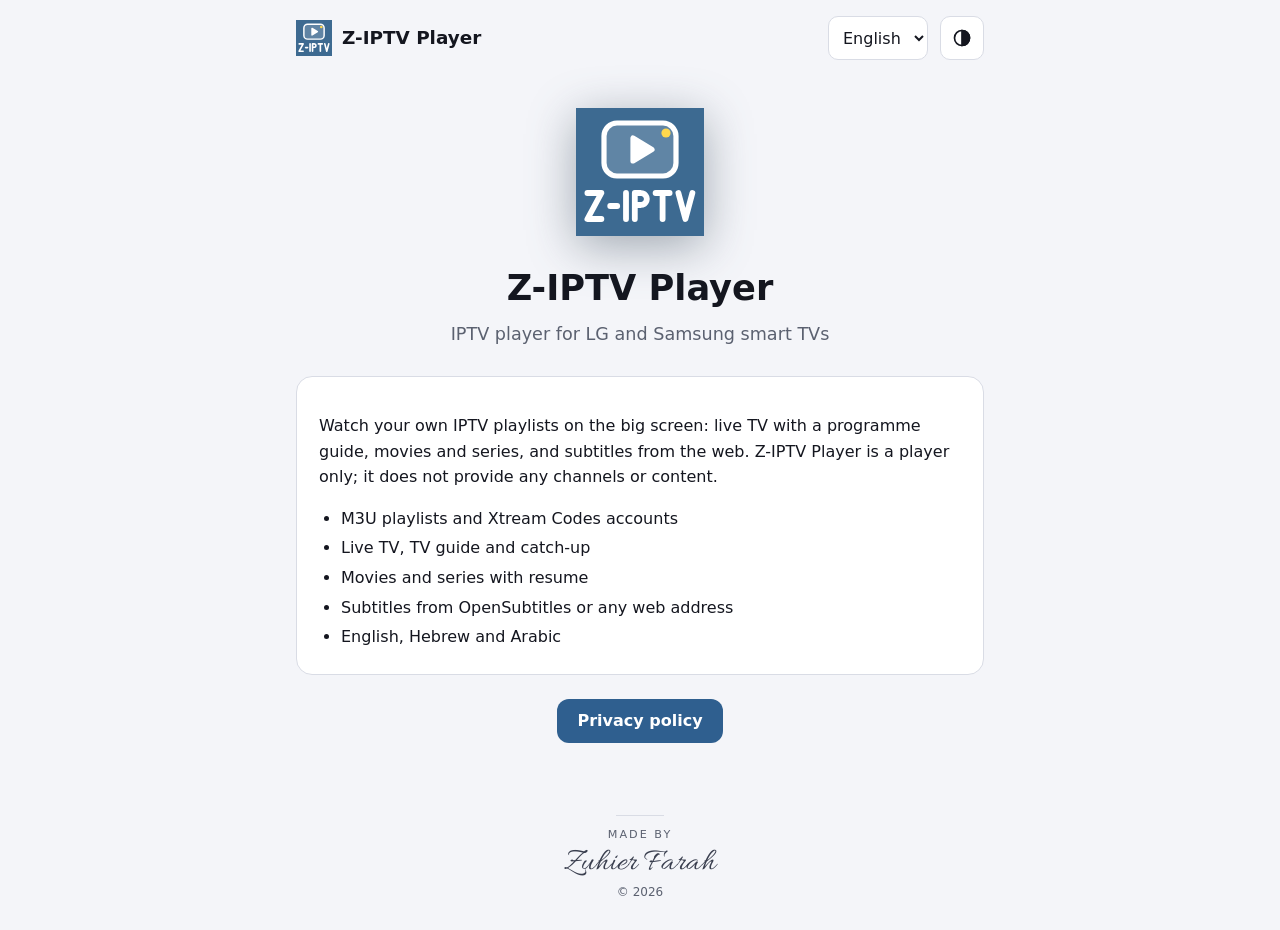
<file: index.html>
<!doctype html>
<html lang="en" dir="ltr">
<head>
<meta charset="utf-8">
<meta name="viewport" content="width=device-width, initial-scale=1, viewport-fit=cover">
<title>Z-IPTV Player</title>
<meta name="description" content="Z-IPTV Player: IPTV player for LG and Samsung smart TVs.">
<link rel="icon" href="icon.svg" type="image/svg+xml">
<meta name="theme-color" content="#f4f5f9" media="(prefers-color-scheme: light)">
<meta name="theme-color" content="#0f1220" media="(prefers-color-scheme: dark)">
<script>
  (function () {
    var r = document.documentElement, t, l;
    try { t = JSON.parse(localStorage.getItem('ziptv-site.theme')); } catch (e) {}
    if (t === 'light' || t === 'dark') r.setAttribute('data-theme', t);
    try { l = JSON.parse(localStorage.getItem('ziptv-site.lang')); } catch (e) {}
    if (l === 'he' || l === 'ar') { r.lang = l; r.dir = 'rtl'; }
  })();
</script>
<link rel="preconnect" href="https://fonts.googleapis.com">
<link rel="preconnect" href="https://fonts.gstatic.com" crossorigin>
<link rel="stylesheet" href="https://fonts.googleapis.com/css2?family=Allura&text=Zuhier%20Farah&display=swap">
<link rel="stylesheet" href="site.css">
</head>
<body>
<div class="wrap">
<header class="top">
  <a class="brand" href="./"><img src="icon.svg" alt="">Z-IPTV Player</a>
  <select id="lang"><option value="en">English</option><option value="he">עברית</option><option value="ar">العربية</option></select>
  <button id="theme" class="icon-btn" type="button"></button>
</header>
<main>
  <section class="hero">
    <img src="icon.svg" alt="Z-IPTV Player">
    <h1>Z-IPTV Player</h1>
    <p class="tag" data-t="tagline"></p>
  </section>
  <section class="card">
    <p data-t="intro"></p>
    <ul class="features"><li data-t="f1"></li><li data-t="f2"></li><li data-t="f3"></li><li data-t="f4"></li><li data-t="f5"></li></ul>
  </section>
  <p class="links"><a class="btn" href="privacy.html" data-t="privacy"></a></p>
</main>
</div>
<footer class="credit"><span class="credit-rule" aria-hidden="true"></span><span class="credit-label" data-t="madeBy">Made by</span><span class="signature" dir="ltr">Zuhier Farah</span><span class="credit-year" id="year"></span></footer>
<script src="site.js"></script>
</body>
</html>
</file>
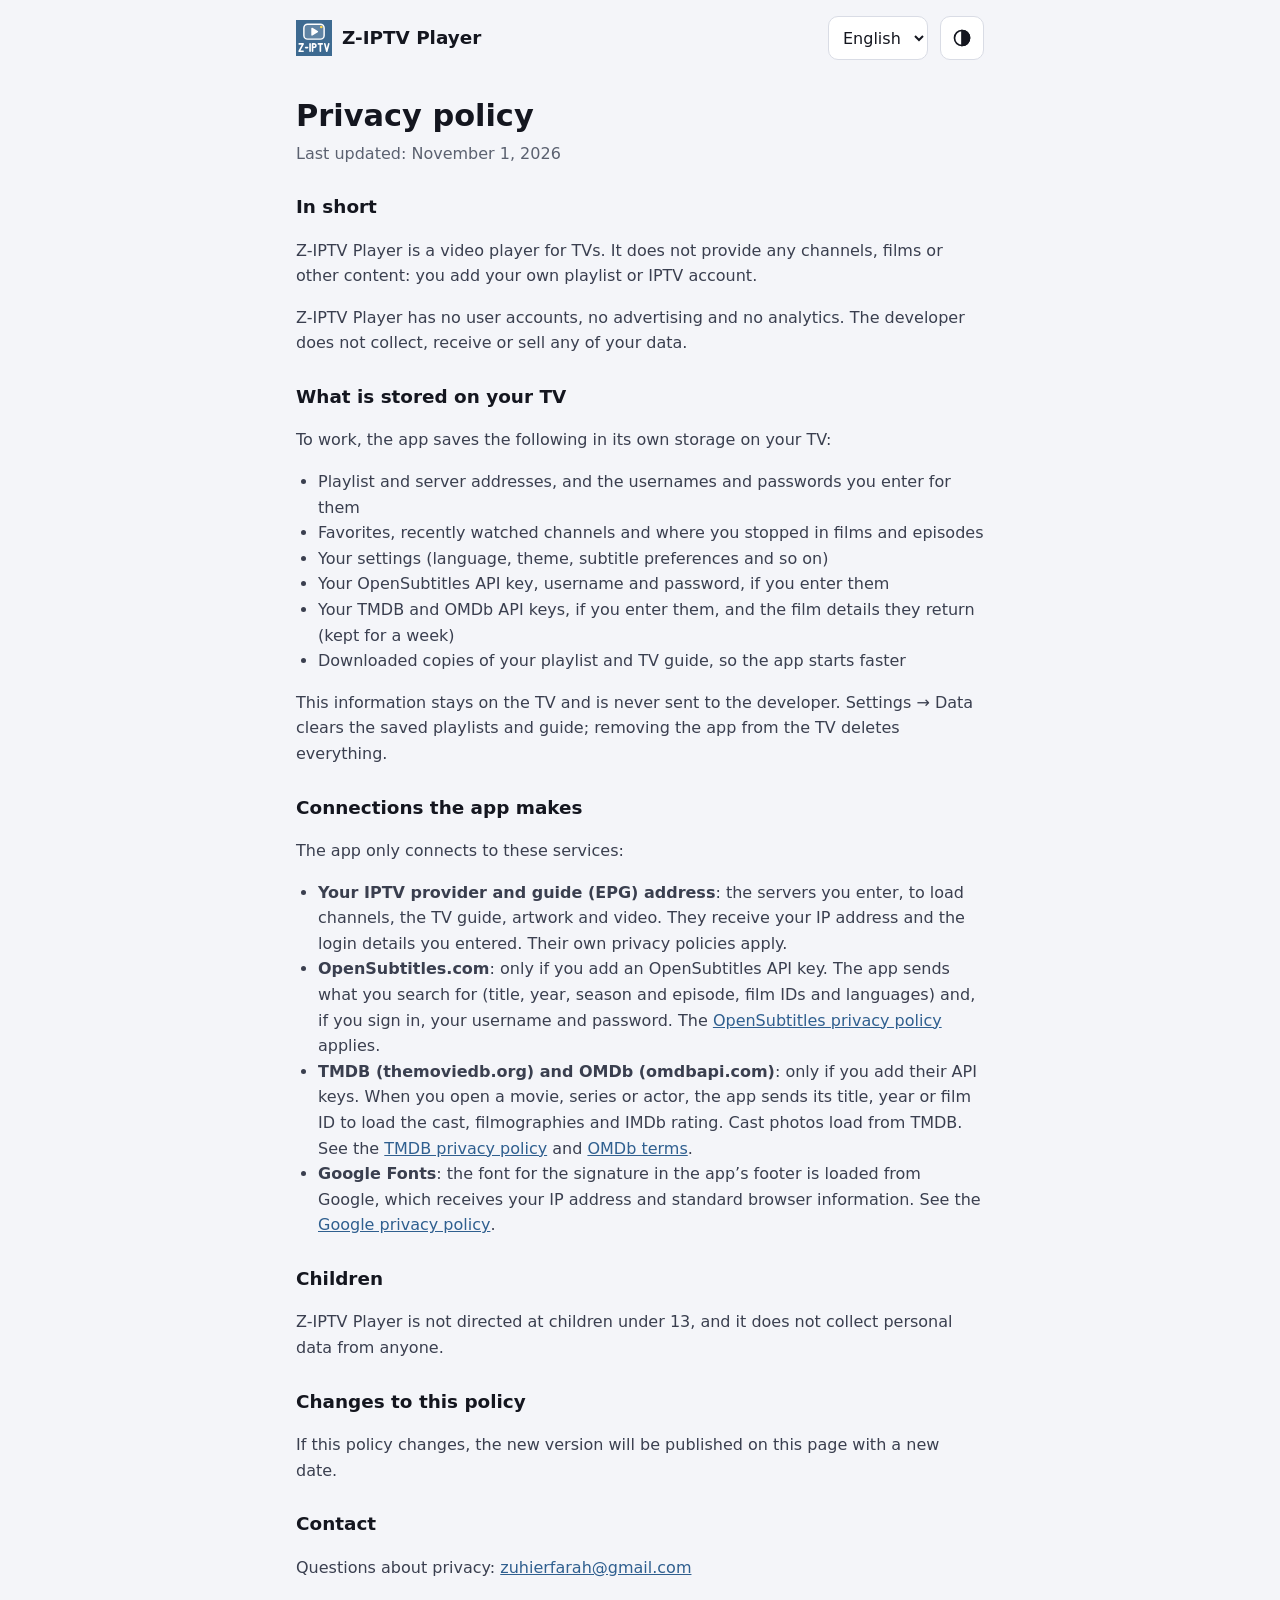
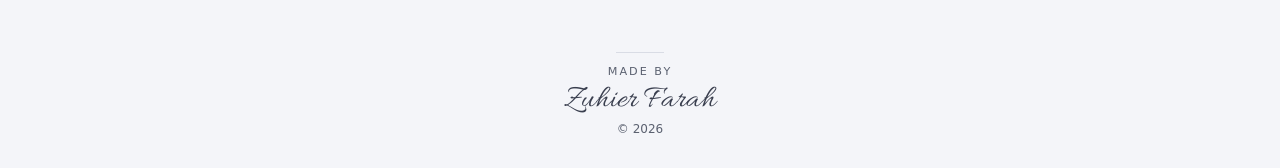
<file: privacy.html>
<!doctype html>
<html lang="en" dir="ltr">
<head>
<meta charset="utf-8">
<meta name="viewport" content="width=device-width, initial-scale=1, viewport-fit=cover">
<title>Z-IPTV Player · Privacy policy</title>
<meta name="description" content="Privacy policy of the Z-IPTV Player TV app.">
<link rel="icon" href="icon.svg" type="image/svg+xml">
<meta name="theme-color" content="#f4f5f9" media="(prefers-color-scheme: light)">
<meta name="theme-color" content="#0f1220" media="(prefers-color-scheme: dark)">
<script>
  (function () {
    var r = document.documentElement, t, l;
    try { t = JSON.parse(localStorage.getItem('ziptv-site.theme')); } catch (e) {}
    if (t === 'light' || t === 'dark') r.setAttribute('data-theme', t);
    try { l = JSON.parse(localStorage.getItem('ziptv-site.lang')); } catch (e) {}
    if (l === 'he' || l === 'ar') { r.lang = l; r.dir = 'rtl'; }
  })();
</script>
<link rel="preconnect" href="https://fonts.googleapis.com">
<link rel="preconnect" href="https://fonts.gstatic.com" crossorigin>
<link rel="stylesheet" href="https://fonts.googleapis.com/css2?family=Allura&text=Zuhier%20Farah&display=swap">
<link rel="stylesheet" href="site.css">
</head>
<body>
<div class="wrap">
<header class="top">
  <a class="brand" href="./"><img src="icon.svg" alt="">Z-IPTV Player</a>
  <select id="lang"><option value="en">English</option><option value="he">עברית</option><option value="ar">العربية</option></select>
  <button id="theme" class="icon-btn" type="button"></button>
</header>
<main class="policy">
  <h1 id="ptitle"></h1>
  <p class="updated" id="pupdated"></p>
  <div id="pbody"></div>
</main>
</div>
<footer class="credit"><span class="credit-rule" aria-hidden="true"></span><span class="credit-label" data-t="madeBy">Made by</span><span class="signature" dir="ltr">Zuhier Farah</span><span class="credit-year" id="year"></span></footer>
<script src="privacy.js"></script>
<script>
  // Fills the policy for the chosen language (site.js calls this on every language change).
  window.onSiteRender = function (lang) {
    var doc = Z.PRIVACY[lang] || Z.PRIVACY.en;
    document.title = 'Z-IPTV Player · ' + doc.title;
    document.getElementById('ptitle').textContent = doc.title;
    document.getElementById('pupdated').textContent = doc.updated + ': ' + new Date(Z.PRIVACY.updated + 'T12:00:00').toLocaleDateString(lang === 'ar' ? 'ar-u-nu-latn' : lang, { year: 'numeric', month: 'long', day: 'numeric' });
    document.getElementById('pbody').innerHTML = Z.privacyHtml(lang);
  };
</script>
<script src="site.js"></script>
</body>
</html>
</file>
<file: site.css>
/* Public pages for Z-IPTV Player (landing + privacy policy). */
:root {
  color-scheme: light dark;
  --bg: #f4f5f9; --surface: #ffffff; --text: #14161f; --text-2: #3a3f4f; --muted: #5b6170; --border: #d9dce5;
  --accent: #2f5f8f; --accent-soft: #e3eefb; --focus: #2f5f8f;
}
@media (prefers-color-scheme: dark) {
  :root:not([data-theme="light"]) {
    --bg: #0f1220; --surface: #171b2e; --text: #eef0f7; --text-2: #c9cde0; --muted: #a2a8bd; --border: #2e3452;
    --accent: #88BDF2; --accent-soft: #22344a; --focus: #a8d0f7;
  }
}
:root[data-theme="dark"] {
  color-scheme: dark;
  --bg: #0f1220; --surface: #171b2e; --text: #eef0f7; --text-2: #c9cde0; --muted: #a2a8bd; --border: #2e3452;
  --accent: #88BDF2; --accent-soft: #22344a; --focus: #a8d0f7;
}
:root[data-theme="light"] { color-scheme: light; }

* { box-sizing: border-box; }
body {
  margin: 0; background: var(--bg); color: var(--text); line-height: 1.6;
  font-family: system-ui, -apple-system, "Segoe UI", Roboto, "Noto Sans", "Noto Sans Hebrew", "Noto Sans Arabic", Arial, sans-serif;
}
a { color: var(--accent); }
a:focus-visible, button:focus-visible, select:focus-visible { outline: 3px solid var(--focus); outline-offset: 2px; border-radius: 4px; }
.wrap { max-width: 720px; margin: 0 auto; padding: 0 max(16px, env(safe-area-inset-left)) 0 max(16px, env(safe-area-inset-right)); }

header.top { display: flex; align-items: center; gap: 12px; padding: 16px 0; }
.brand { display: flex; align-items: center; gap: 10px; color: var(--text); text-decoration: none; font-weight: 800; font-size: 1.15rem; margin-inline-end: auto; }
.brand img { width: 36px; height: 36px; }
select, .icon-btn {
  min-height: 44px; border: 1px solid var(--border); border-radius: 10px; background: var(--surface); color: var(--text); font: inherit;
}
select { padding: 0 10px; font-size: 16px; }
.icon-btn { width: 44px; display: inline-flex; align-items: center; justify-content: center; cursor: pointer; }
.icon-btn svg { width: 20px; height: 20px; }

main { padding: 8px 0 32px; }
.hero { text-align: center; padding: 24px 0 8px; }
.hero img { width: 128px; height: 128px; filter: drop-shadow(0 10px 24px rgba(56, 73, 89, .45)); }
.hero h1 { margin: 16px 0 4px; font-size: 2.2rem; }
.hero p.tag { margin: 0; color: var(--muted); font-size: 1.1rem; }
.card { background: var(--surface); border: 1px solid var(--border); border-radius: 16px; padding: 20px 22px; margin-top: 20px; }
.features { margin: 12px 0 0; padding-inline-start: 22px; }
.features li { margin: 4px 0; }
.links { text-align: center; margin-top: 24px; }
.btn { display: inline-flex; align-items: center; min-height: 44px; padding: 0 20px; border-radius: 12px; background: var(--accent); color: #fff; text-decoration: none; font-weight: 700; }
:root[data-theme="dark"] .btn { color: #0f1220; }
@media (prefers-color-scheme: dark) { :root:not([data-theme="light"]) .btn { color: #0f1220; } }

.policy h1 { margin: 8px 0 0; font-size: 1.9rem; }
.policy .updated { color: var(--muted); margin: 0 0 8px; }
.policy h3 { margin: 26px 0 6px; font-size: 1.15rem; }
.policy p, .policy li { color: var(--text-2); }
.policy ul { padding-inline-start: 22px; }

footer.credit { display: flex; flex-direction: column; align-items: center; gap: 2px; padding: 24px 16px calc(28px + env(safe-area-inset-bottom)); text-align: center; }
.credit-rule { width: 48px; height: 1px; background: var(--border); margin-bottom: 8px; }
.credit-label { font-size: .7rem; text-transform: uppercase; letter-spacing: .18em; color: var(--muted); }
html:lang(he) .credit-label, html:lang(ar) .credit-label { letter-spacing: 0; text-transform: none; }
.signature { font-family: "Allura", "Segoe Script", "Brush Script MT", cursive; font-size: 2rem; line-height: 1.1; color: var(--text-2); }
.credit-year { font-size: .75rem; color: var(--muted); }
</file>
